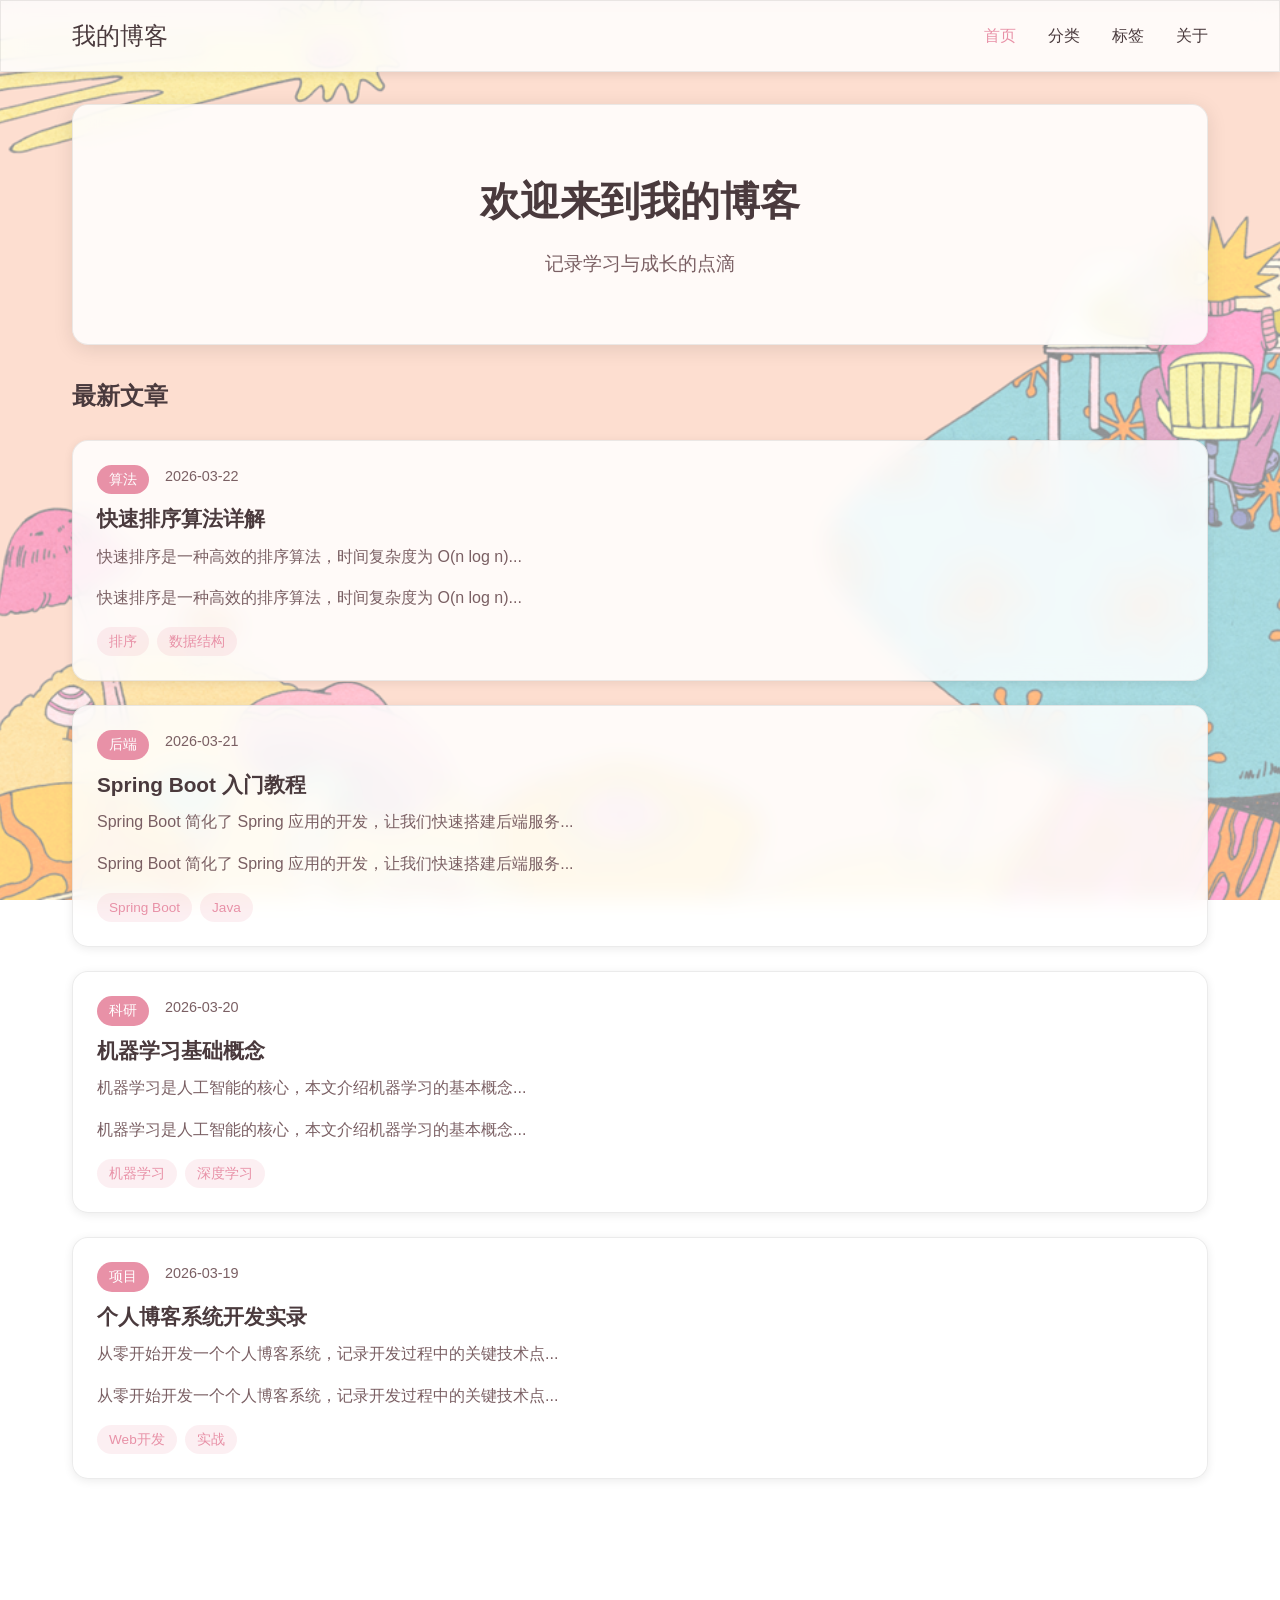
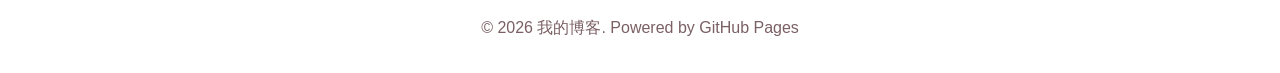
<file: index.html>
<!DOCTYPE html>
<html lang="zh-CN">
<head>
    <meta charset="UTF-8">
    <meta name="viewport" content="width=device-width, initial-scale=1.0">
    <title>我的博客</title>
    <link rel="stylesheet" href="style.css">
</head>
<body>
    <header>
        <nav>
            <div class="logo"><a href="index.html" style="text-decoration: none; color: inherit;">我的博客</a></div>
            <ul>
                <li><a href="index.html" class="active">首页</a></li>
                <li><a href="categories.html">分类</a></li>
                <li><a href="tags.html">标签</a></li>
                <li><a href="about.html">关于</a></li>
            </ul>
        </nav>
    </header>

    <main>
        <section class="hero">
            <h1>欢迎来到我的博客</h1>
            <p>记录学习与成长的点滴</p>
        </section>

        <section class="articles">
            <h2>最新文章</h2>

            <article class="post-card" data-category="算法" data-tags="排序,数据结构">
                <div class="post-meta">
                    <span class="category">算法</span>
                    <span class="date">2026-03-22</span>
                </div>
                <h3><a href="posts/algorithm-01.html">快速排序算法详解</a></h3>
                <p>快速排序是一种高效的排序算法，时间复杂度为 O(n log n)...</p>
                <p>快速排序是一种高效的排序算法，时间复杂度为 O(n log n)...</p>
                <div class="tags">
                    <a href="tags.html#排序">排序</a>
                    <a href="tags.html#数据结构">数据结构</a>
                </div>
            </article>

            <article class="post-card" data-category="后端" data-tags="Spring Boot,Java">
                <div class="post-meta">
                    <span class="category">后端</span>
                    <span class="date">2026-03-21</span>
                </div>
                <h3><a href="posts/backend-01.html">Spring Boot 入门教程</a></h3>
                <p>Spring Boot 简化了 Spring 应用的开发，让我们快速搭建后端服务...</p>
                <p>Spring Boot 简化了 Spring 应用的开发，让我们快速搭建后端服务...</p>
                <div class="tags">
                    <a href="tags.html#Spring Boot">Spring Boot</a>
                    <a href="tags.html#Java">Java</a>
                </div>
            </article>

            <article class="post-card" data-category="科研" data-tags="机器学习,深度学习">
                <div class="post-meta">
                    <span class="category">科研</span>
                    <span class="date">2026-03-20</span>
                </div>
                <h3><a href="posts/research-01.html">机器学习基础概念</a></h3>
                <p>机器学习是人工智能的核心，本文介绍机器学习的基本概念...</p>
                <p>机器学习是人工智能的核心，本文介绍机器学习的基本概念...</p>
                <div class="tags">
                    <a href="tags.html#机器学习">机器学习</a>
                    <a href="tags.html#深度学习">深度学习</a>
                </div>
            </article>

            <article class="post-card" data-category="项目" data-tags="Web开发,实战">
                <div class="post-meta">
                    <span class="category">项目</span>
                    <span class="date">2026-03-19</span>
                </div>
                <h3><a href="posts/project-01.html">个人博客系统开发实录</a></h3>
                <p>从零开始开发一个个人博客系统，记录开发过程中的关键技术点...</p>
                <p>从零开始开发一个个人博客系统，记录开发过程中的关键技术点...</p>
                <div class="tags">
                    <a href="tags.html#Web开发">Web开发</a>
                    <a href="tags.html#实战">实战</a>
                </div>
            </article>
        </section>
    </main>

    <footer>
        <p>&copy; 2026 我的博客. Powered by GitHub Pages</p>
    </footer>
</body>
</html>
</file>
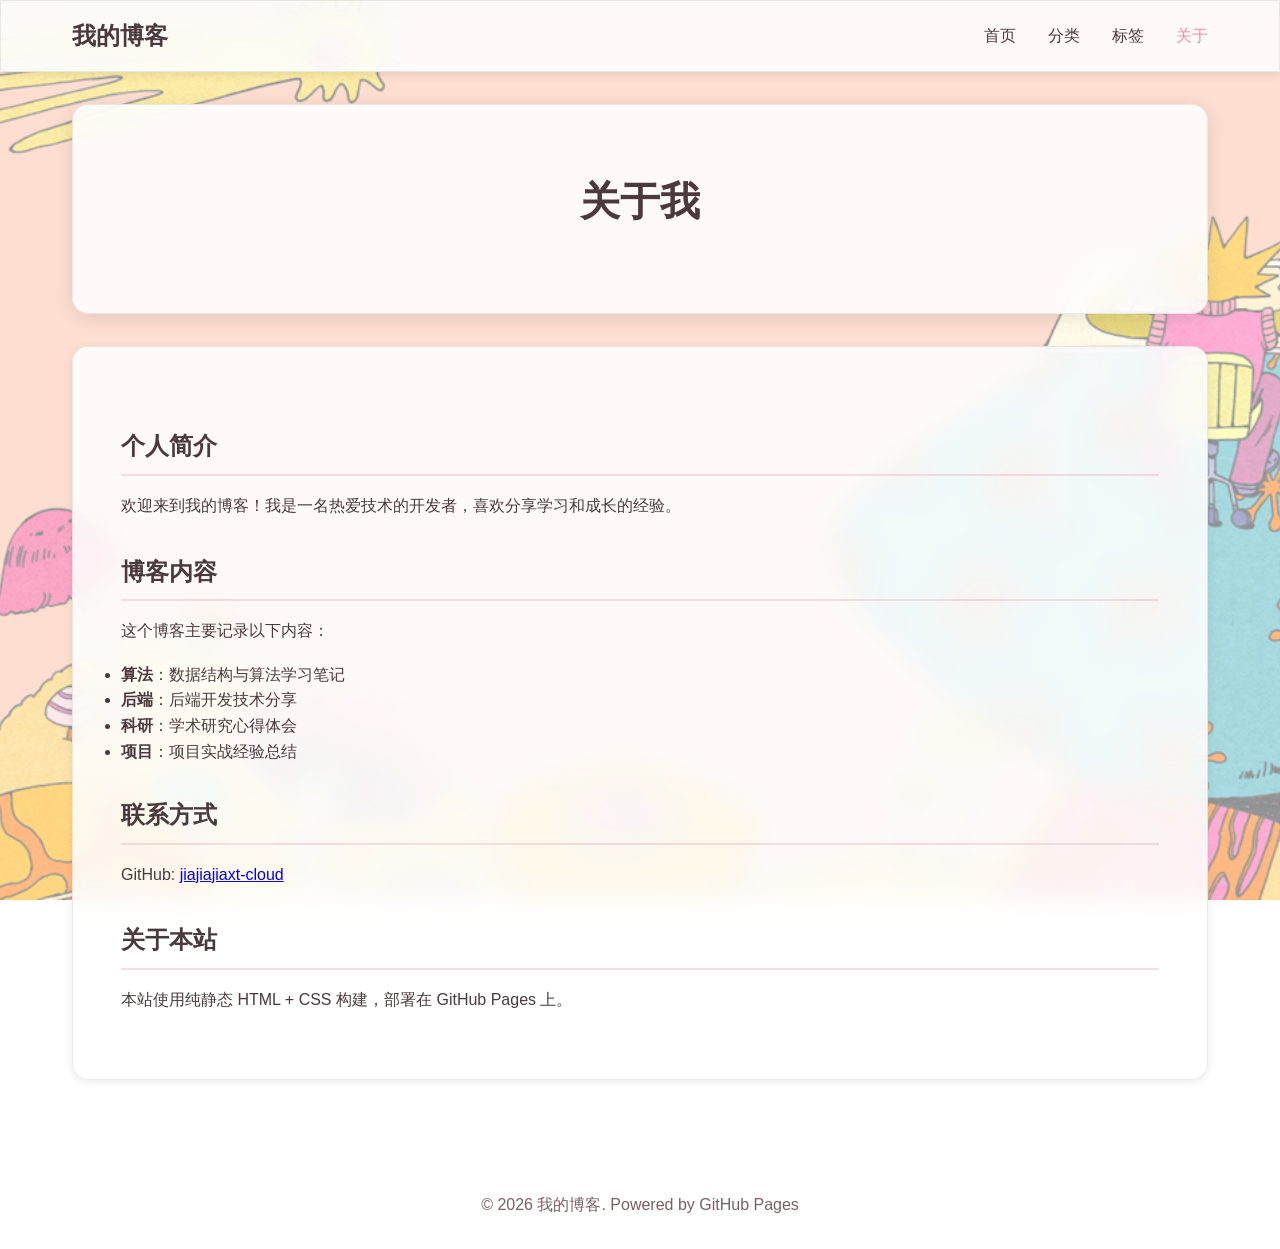
<file: about.html>
<!DOCTYPE html>
<html lang="zh-CN">
<head>
    <meta charset="UTF-8">
    <meta name="viewport" content="width=device-width, initial-scale=1.0">
    <title>关于 - 我的博客</title>
    <link rel="stylesheet" href="style.css">
</head>
<body>
    <header>
        <nav>
            <div class="logo">我的博客</div>
            <ul>
                <li><a href="index.html">首页</a></li>
                <li><a href="categories.html">分类</a></li>
                <li><a href="tags.html">标签</a></li>
                <li><a href="about.html" class="active">关于</a></li>
            </ul>
        </nav>
    </header>

    <main>
        <section class="hero">
            <h1>关于我</h1>
        </section>

        <section class="post-content">
            <h2>个人简介</h2>
            <p>欢迎来到我的博客！我是一名热爱技术的开发者，喜欢分享学习和成长的经验。</p>

            <h2>博客内容</h2>
            <p>这个博客主要记录以下内容：</p>
            <ul>
                <li><strong>算法</strong>：数据结构与算法学习笔记</li>
                <li><strong>后端</strong>：后端开发技术分享</li>
                <li><strong>科研</strong>：学术研究心得体会</li>
                <li><strong>项目</strong>：项目实战经验总结</li>
            </ul>

            <h2>联系方式</h2>
            <p>GitHub: <a href="https://github.com/jiajiajiaxt-cloud" target="_blank">jiajiajiaxt-cloud</a></p>

            <h2>关于本站</h2>
            <p>本站使用纯静态 HTML + CSS 构建，部署在 GitHub Pages 上。</p>
        </section>
    </main>

    <footer>
        <p>&copy; 2026 我的博客. Powered by GitHub Pages</p>
    </footer>
</body>
</html>
</file>
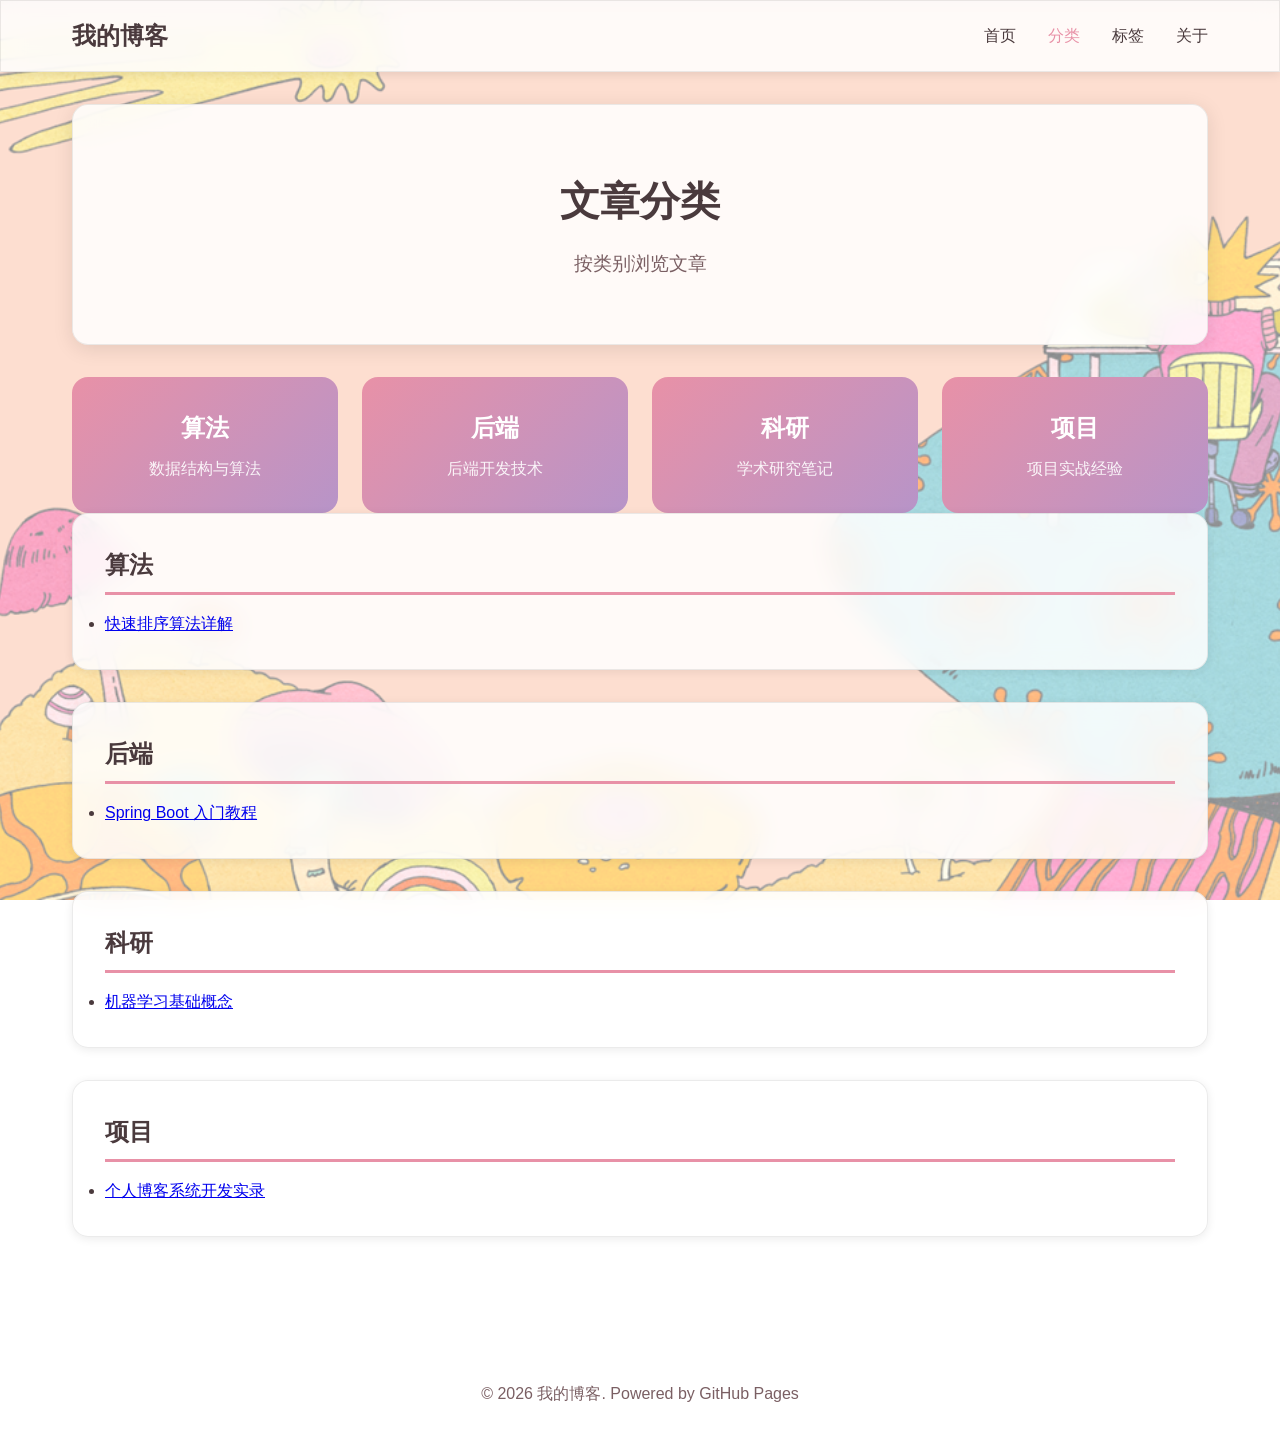
<file: categories.html>
<!DOCTYPE html>
<html lang="zh-CN">
<head>
    <meta charset="UTF-8">
    <meta name="viewport" content="width=device-width, initial-scale=1.0">
    <title>分类 - 我的博客</title>
    <link rel="stylesheet" href="style.css">
</head>
<body>
    <header>
        <nav>
            <div class="logo">我的博客</div>
            <ul>
                <li><a href="index.html">首页</a></li>
                <li><a href="categories.html" class="active">分类</a></li>
                <li><a href="tags.html">标签</a></li>
                <li><a href="about.html">关于</a></li>
            </ul>
        </nav>
    </header>

    <main>
        <section class="hero">
            <h1>文章分类</h1>
            <p>按类别浏览文章</p>
        </section>

        <section class="category-grid">
            <a href="categories/algorithm.html" class="category-card">
                <h3>算法</h3>
                <p>数据结构与算法</p>
            </a>
            <a href="categories/backend.html" class="category-card">
                <h3>后端</h3>
                <p>后端开发技术</p>
            </a>
            <a href="categories/research.html" class="category-card">
                <h3>科研</h3>
                <p>学术研究笔记</p>
            </a>
            <a href="categories/project.html" class="category-card">
                <h3>项目</h3>
                <p>项目实战经验</p>
            </a>
        </section>

        <section class="category-section">
            <h2>算法</h2>
            <ul>
                <li><a href="posts/algorithm-01.html">快速排序算法详解</a></li>
            </ul>
        </section>

        <section class="category-section">
            <h2>后端</h2>
            <ul>
                <li><a href="posts/backend-01.html">Spring Boot 入门教程</a></li>
            </ul>
        </section>

        <section class="category-section">
            <h2>科研</h2>
            <ul>
                <li><a href="posts/research-01.html">机器学习基础概念</a></li>
            </ul>
        </section>

        <section class="category-section">
            <h2>项目</h2>
            <ul>
                <li><a href="posts/project-01.html">个人博客系统开发实录</a></li>
            </ul>
        </section>
    </main>

    <footer>
        <p>&copy; 2026 我的博客. Powered by GitHub Pages</p>
    </footer>
</body>
</html>
</file>
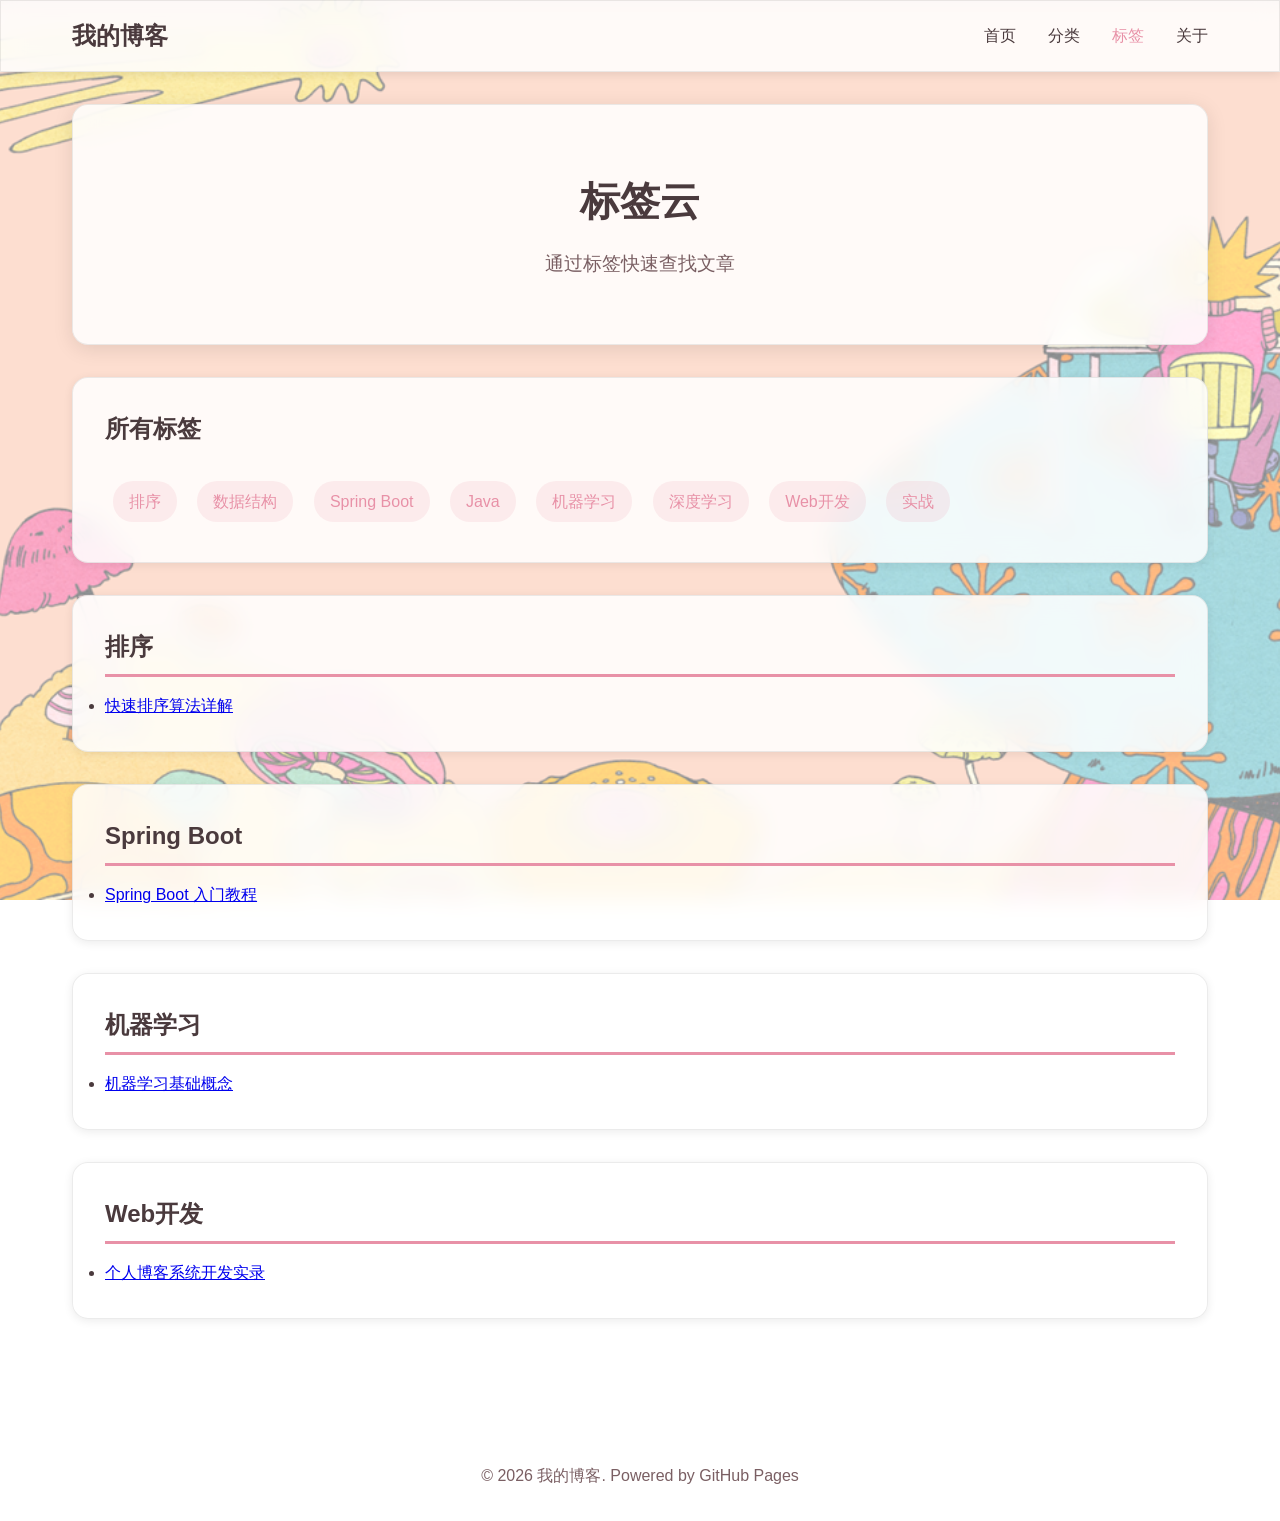
<file: tags.html>
<!DOCTYPE html>
<html lang="zh-CN">
<head>
    <meta charset="UTF-8">
    <meta name="viewport" content="width=device-width, initial-scale=1.0">
    <title>标签 - 我的博客</title>
    <link rel="stylesheet" href="style.css">
</head>
<body>
    <header>
        <nav>
            <div class="logo">我的博客</div>
            <ul>
                <li><a href="index.html">首页</a></li>
                <li><a href="categories.html">分类</a></li>
                <li><a href="tags.html" class="active">标签</a></li>
                <li><a href="about.html">关于</a></li>
            </ul>
        </nav>
    </header>

    <main>
        <section class="hero">
            <h1>标签云</h1>
            <p>通过标签快速查找文章</p>
        </section>

        <section class="tag-cloud">
            <h2>所有标签</h2>
            <a href="#排序" class="tag-item">排序</a>
            <a href="#数据结构" class="tag-item">数据结构</a>
            <a href="#Spring Boot" class="tag-item">Spring Boot</a>
            <a href="#Java" class="tag-item">Java</a>
            <a href="#机器学习" class="tag-item">机器学习</a>
            <a href="#深度学习" class="tag-item">深度学习</a>
            <a href="#Web开发" class="tag-item">Web开发</a>
            <a href="#实战" class="tag-item">实战</a>
        </section>

        <section class="category-section">
            <h2 id="排序">排序</h2>
            <ul>
                <li><a href="posts/algorithm-01.html">快速排序算法详解</a></li>
            </ul>
        </section>

        <section class="category-section">
            <h2 id="Spring Boot">Spring Boot</h2>
            <ul>
                <li><a href="posts/backend-01.html">Spring Boot 入门教程</a></li>
            </ul>
        </section>

        <section class="category-section">
            <h2 id="机器学习">机器学习</h2>
            <ul>
                <li><a href="posts/research-01.html">机器学习基础概念</a></li>
            </ul>
        </section>

        <section class="category-section">
            <h2 id="Web开发">Web开发</h2>
            <ul>
                <li><a href="posts/project-01.html">个人博客系统开发实录</a></li>
            </ul>
        </section>
    </main>

    <footer>
        <p>&copy; 2026 我的博客. Powered by GitHub Pages</p>
    </footer>
</body>
</html>
</file>
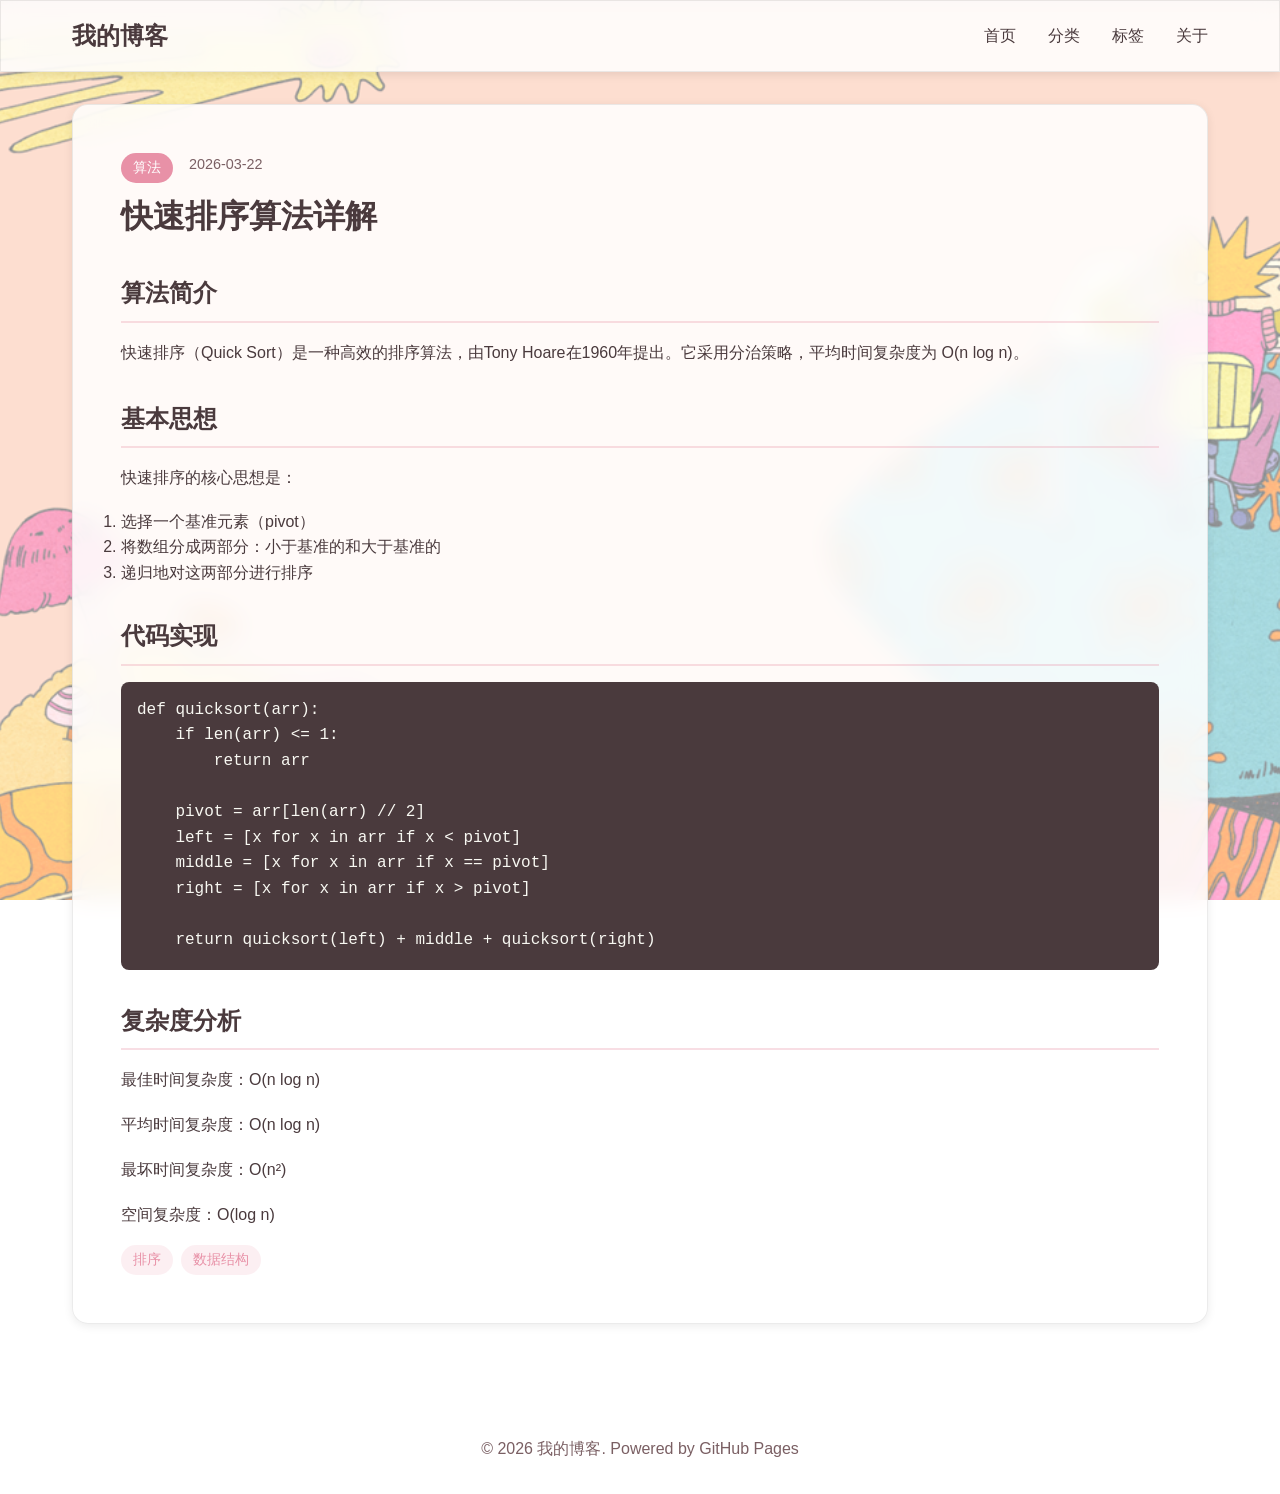
<file: posts/algorithm-01.html>
<!DOCTYPE html>
<html lang="zh-CN">
<head>
    <meta charset="UTF-8">
    <meta name="viewport" content="width=device-width, initial-scale=1.0">
    <title>快速排序算法详解 - 我的博客</title>
    <link rel="stylesheet" href="../style.css">
</head>
<body>
    <header>
        <nav>
            <div class="logo">我的博客</div>
            <ul>
                <li><a href="../index.html">首页</a></li>
                <li><a href="../categories.html">分类</a></li>
                <li><a href="../tags.html">标签</a></li>
                <li><a href="../about.html">关于</a></li>
            </ul>
        </nav>
    </header>

    <main>
        <article class="post-content">
            <div class="post-meta">
                <span class="category">算法</span>
                <span class="date">2026-03-22</span>
            </div>

            <h1>快速排序算法详解</h1>

            <h2>算法简介</h2>
            <p>快速排序（Quick Sort）是一种高效的排序算法，由Tony Hoare在1960年提出。它采用分治策略，平均时间复杂度为 O(n log n)。</p>

            <h2>基本思想</h2>
            <p>快速排序的核心思想是：</p>
            <ol>
                <li>选择一个基准元素（pivot）</li>
                <li>将数组分成两部分：小于基准的和大于基准的</li>
                <li>递归地对这两部分进行排序</li>
            </ol>

            <h2>代码实现</h2>
            <pre><code>def quicksort(arr):
    if len(arr) <= 1:
        return arr

    pivot = arr[len(arr) // 2]
    left = [x for x in arr if x < pivot]
    middle = [x for x in arr if x == pivot]
    right = [x for x in arr if x > pivot]

    return quicksort(left) + middle + quicksort(right)</code></pre>

            <h2>复杂度分析</h2>
            <p>最佳时间复杂度：O(n log n)</p>
            <p>平均时间复杂度：O(n log n)</p>
            <p>最坏时间复杂度：O(n²)</p>
            <p>空间复杂度：O(log n)</p>

            <div class="tags">
                <a href="../tags.html#排序">排序</a>
                <a href="../tags.html#数据结构">数据结构</a>
            </div>
        </article>
    </main>

    <footer>
        <p>&copy; 2026 我的博客. Powered by GitHub Pages</p>
    </footer>
</body>
</html>
</file>
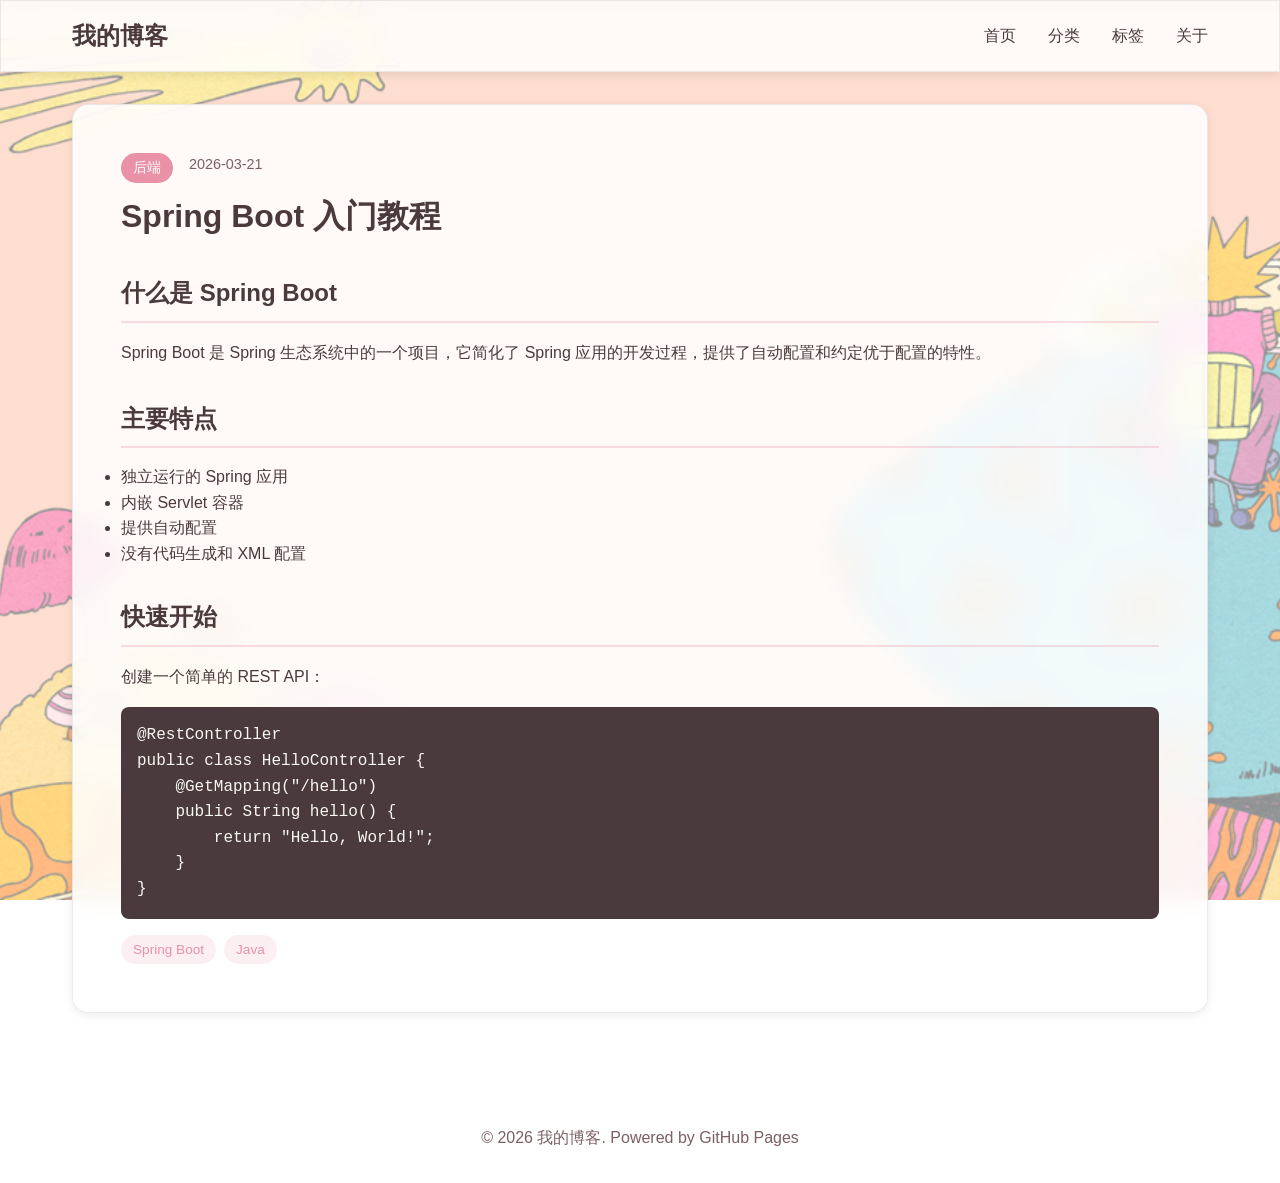
<file: posts/backend-01.html>
<!DOCTYPE html>
<html lang="zh-CN">
<head>
    <meta charset="UTF-8">
    <meta name="viewport" content="width=device-width, initial-scale=1.0">
    <title>Spring Boot 入门教程 - 我的博客</title>
    <link rel="stylesheet" href="../style.css">
</head>
<body>
    <header>
        <nav>
            <div class="logo">我的博客</div>
            <ul>
                <li><a href="../index.html">首页</a></li>
                <li><a href="../categories.html">分类</a></li>
                <li><a href="../tags.html">标签</a></li>
                <li><a href="../about.html">关于</a></li>
            </ul>
        </nav>
    </header>

    <main>
        <article class="post-content">
            <div class="post-meta">
                <span class="category">后端</span>
                <span class="date">2026-03-21</span>
            </div>

            <h1>Spring Boot 入门教程</h1>

            <h2>什么是 Spring Boot</h2>
            <p>Spring Boot 是 Spring 生态系统中的一个项目，它简化了 Spring 应用的开发过程，提供了自动配置和约定优于配置的特性。</p>

            <h2>主要特点</h2>
            <ul>
                <li>独立运行的 Spring 应用</li>
                <li>内嵌 Servlet 容器</li>
                <li>提供自动配置</li>
                <li>没有代码生成和 XML 配置</li>
            </ul>

            <h2>快速开始</h2>
            <p>创建一个简单的 REST API：</p>
            <pre><code>@RestController
public class HelloController {
    @GetMapping("/hello")
    public String hello() {
        return "Hello, World!";
    }
}</code></pre>

            <div class="tags">
                <a href="../tags.html#Spring Boot">Spring Boot</a>
                <a href="../tags.html#Java">Java</a>
            </div>
        </article>
    </main>

    <footer>
        <p>&copy; 2026 我的博客. Powered by GitHub Pages</p>
    </footer>
</body>
</html>
</file>
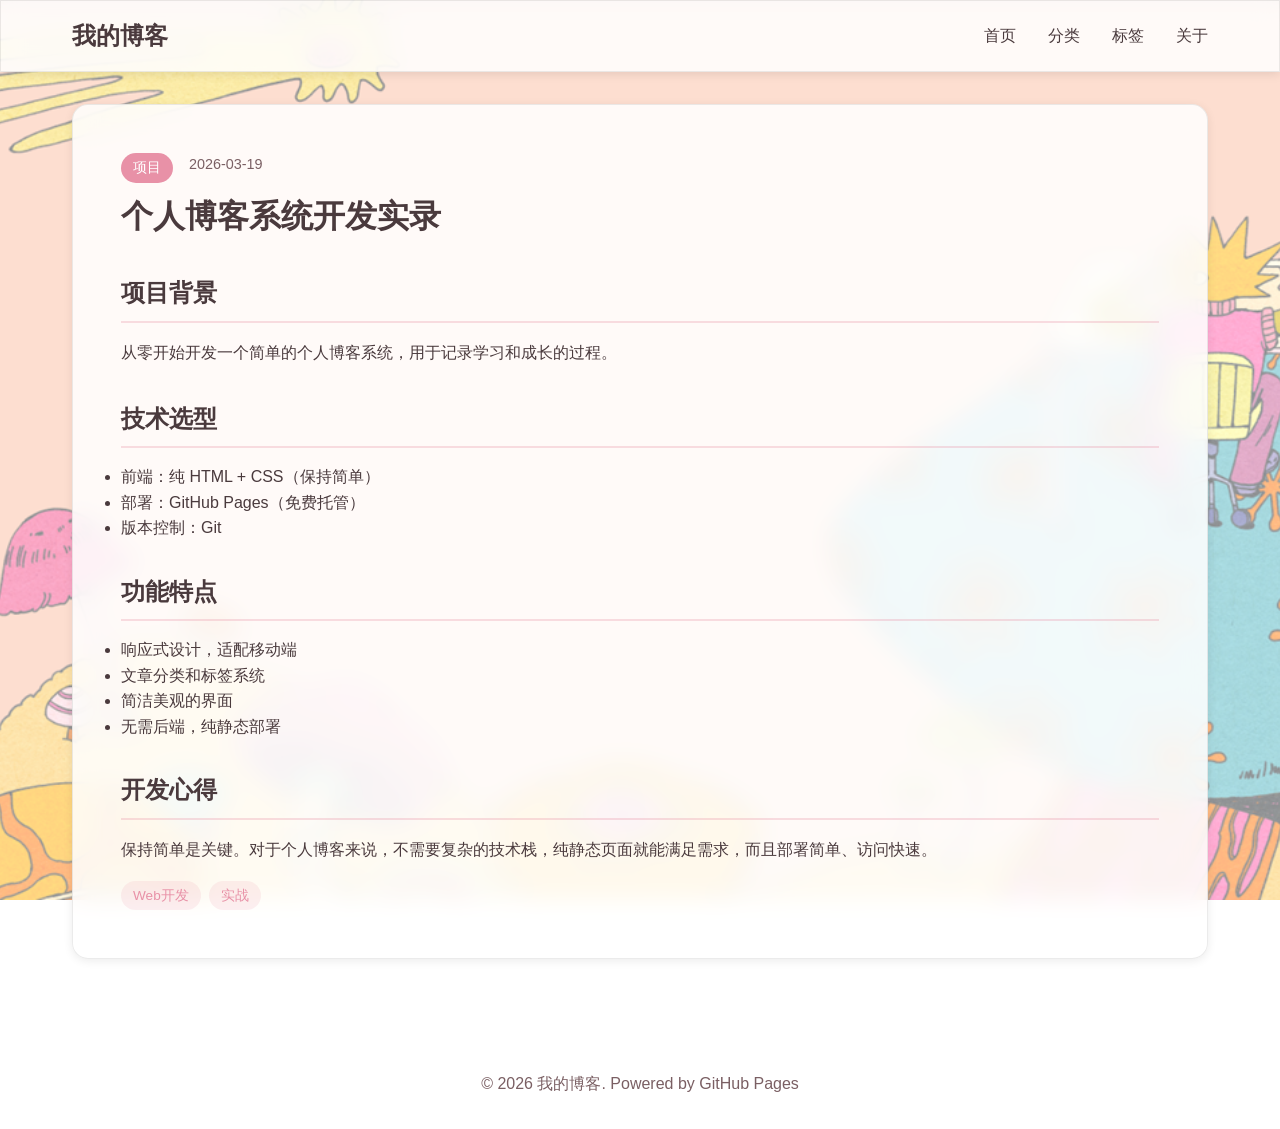
<file: posts/project-01.html>
<!DOCTYPE html>
<html lang="zh-CN">
<head>
    <meta charset="UTF-8">
    <meta name="viewport" content="width=device-width, initial-scale=1.0">
    <title>个人博客系统开发实录 - 我的博客</title>
    <link rel="stylesheet" href="../style.css">
</head>
<body>
    <header>
        <nav>
            <div class="logo">我的博客</div>
            <ul>
                <li><a href="../index.html">首页</a></li>
                <li><a href="../categories.html">分类</a></li>
                <li><a href="../tags.html">标签</a></li>
                <li><a href="../about.html">关于</a></li>
            </ul>
        </nav>
    </header>

    <main>
        <article class="post-content">
            <div class="post-meta">
                <span class="category">项目</span>
                <span class="date">2026-03-19</span>
            </div>

            <h1>个人博客系统开发实录</h1>

            <h2>项目背景</h2>
            <p>从零开始开发一个简单的个人博客系统，用于记录学习和成长的过程。</p>

            <h2>技术选型</h2>
            <ul>
                <li>前端：纯 HTML + CSS（保持简单）</li>
                <li>部署：GitHub Pages（免费托管）</li>
                <li>版本控制：Git</li>
            </ul>

            <h2>功能特点</h2>
            <ul>
                <li>响应式设计，适配移动端</li>
                <li>文章分类和标签系统</li>
                <li>简洁美观的界面</li>
                <li>无需后端，纯静态部署</li>
            </ul>

            <h2>开发心得</h2>
            <p>保持简单是关键。对于个人博客来说，不需要复杂的技术栈，纯静态页面就能满足需求，而且部署简单、访问快速。</p>

            <div class="tags">
                <a href="../tags.html#Web开发">Web开发</a>
                <a href="../tags.html#实战">实战</a>
            </div>
        </article>
    </main>

    <footer>
        <p>&copy; 2026 我的博客. Powered by GitHub Pages</p>
    </footer>
</body>
</html>
</file>
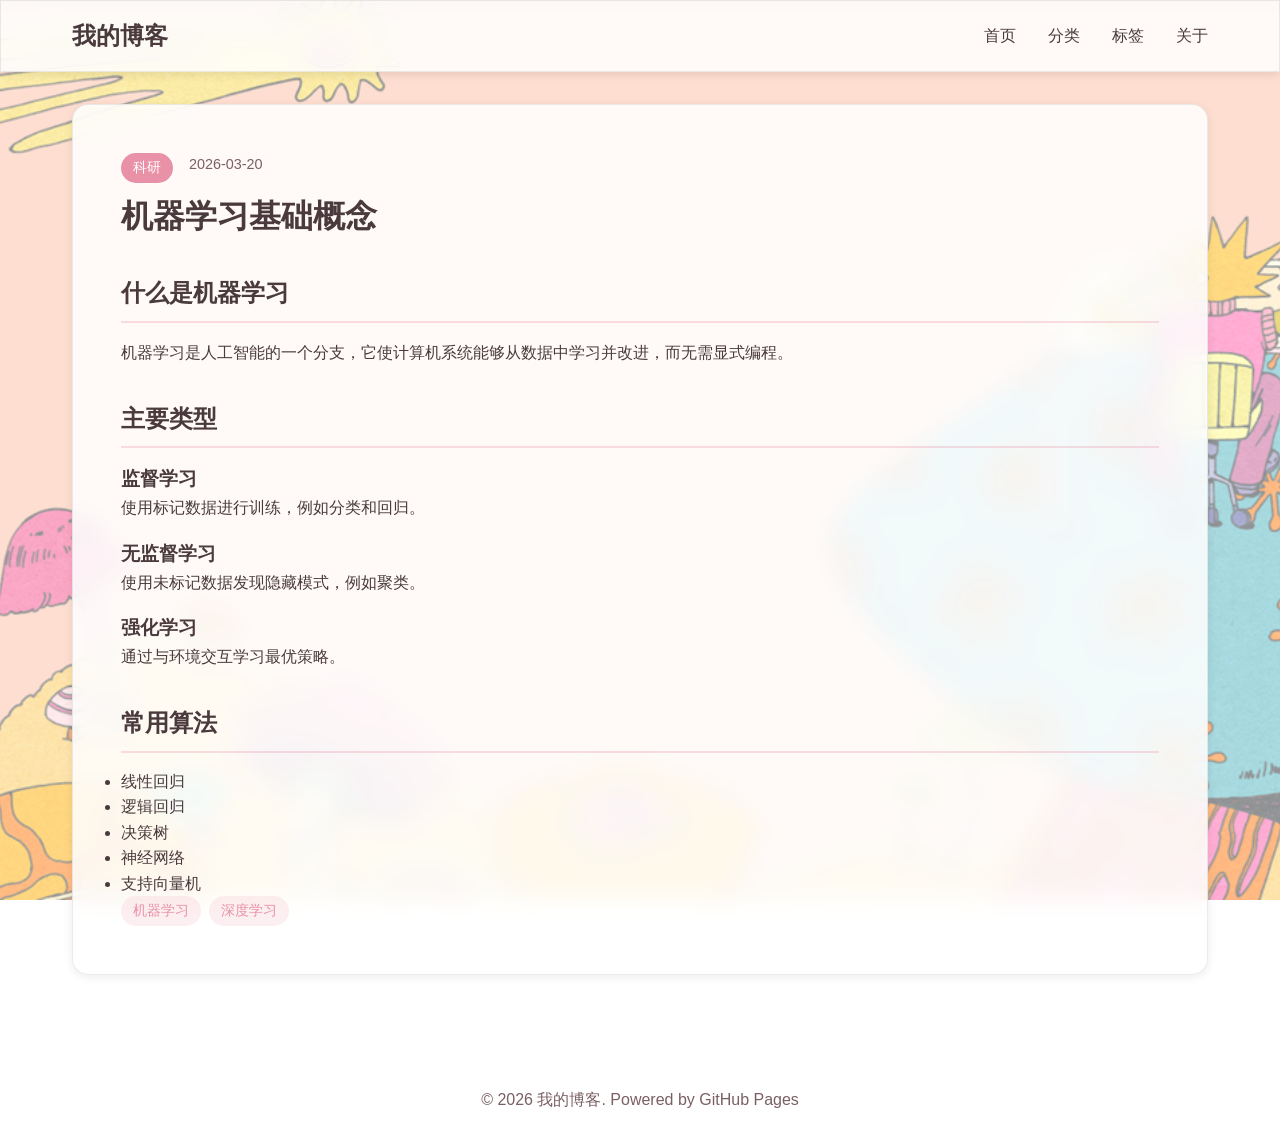
<file: posts/research-01.html>
<!DOCTYPE html>
<html lang="zh-CN">
<head>
    <meta charset="UTF-8">
    <meta name="viewport" content="width=device-width, initial-scale=1.0">
    <title>机器学习基础概念 - 我的博客</title>
    <link rel="stylesheet" href="../style.css">
</head>
<body>
    <header>
        <nav>
            <div class="logo">我的博客</div>
            <ul>
                <li><a href="../index.html">首页</a></li>
                <li><a href="../categories.html">分类</a></li>
                <li><a href="../tags.html">标签</a></li>
                <li><a href="../about.html">关于</a></li>
            </ul>
        </nav>
    </header>

    <main>
        <article class="post-content">
            <div class="post-meta">
                <span class="category">科研</span>
                <span class="date">2026-03-20</span>
            </div>

            <h1>机器学习基础概念</h1>

            <h2>什么是机器学习</h2>
            <p>机器学习是人工智能的一个分支，它使计算机系统能够从数据中学习并改进，而无需显式编程。</p>

            <h2>主要类型</h2>
            <h3>监督学习</h3>
            <p>使用标记数据进行训练，例如分类和回归。</p>

            <h3>无监督学习</h3>
            <p>使用未标记数据发现隐藏模式，例如聚类。</p>

            <h3>强化学习</h3>
            <p>通过与环境交互学习最优策略。</p>

            <h2>常用算法</h2>
            <ul>
                <li>线性回归</li>
                <li>逻辑回归</li>
                <li>决策树</li>
                <li>神经网络</li>
                <li>支持向量机</li>
            </ul>

            <div class="tags">
                <a href="../tags.html#机器学习">机器学习</a>
                <a href="../tags.html#深度学习">深度学习</a>
            </div>
        </article>
    </main>

    <footer>
        <p>&copy; 2026 我的博客. Powered by GitHub Pages</p>
    </footer>
</body>
</html>
</file>
<file: style.css>
/* 全局样式 */
* {
 margin: 0;
 padding: 0;
 box-sizing: border-box;
}

:root {
 /* 主文字（保证可读性） */
 --text-primary: #4A3A3D;
 --text-secondary: #7A5F63;

 /* 主强调色（粉色） */
 --accent-color: #E891A7;

 /* 次强调色（淡紫色） */
 --accent-secondary: #B794C8;

 /* 卡片背景（关键！） */
 --card-bg: rgba(255, 255, 255, 0.85);

 /* 边框/分割线 */
 --border-color: rgba(0, 0, 0, 0.08);
}

body {
 font-family: "Segoe UI", "Helvetica Neue", Arial, sans-serif;
 line-height: 1.6;
 color: var(--text-primary);
 margin: 0;
 padding: 0;
 /* 背景图 */
 background: url('./yellow.png') no-repeat center center fixed;
 background-size: cover;
 min-height: 100vh;
 position: relative;
}

/* 柔化背景（核心） */
body::before {
 content: "";
 position: fixed;
 inset: 0;
 background: rgba(255, 255, 255, 0.5); /* 50%透明度 */
 z-index: -1;
}

/* 导航栏 */
header {
 background: var(--card-bg);
 backdrop-filter: blur(12px);
 border: 1px solid var(--border-color);
 box-shadow: 0 2px 10px rgba(0,0,0,0.1);
 position: sticky;
 top: 0;
 z-index: 100;
}

nav {
 max-width: 1200px;
 margin: 0 auto;
 padding: 1rem 2rem;
 display: flex;
 justify-content: space-between;
 align-items: center;
}

.logo {
 font-size: 1.5rem;
 font-weight: 600;
 color: #4A3A3D;
}

nav ul {
 display: flex;
 list-style: none;
 gap: 2rem;
}

nav a {
 text-decoration: none;
 color: var(--text-primary);
 font-weight: 500;
 transition: color 0.3s;
}

nav a:hover, nav a.active {
 color: var(--accent-color);
}

/* 主要内容 */
main {
 max-width: 1200px;
 margin: 0 auto;
 padding: 2rem;
}

/* Hero 区域 */
.hero {
 background: var(--card-bg);
 backdrop-filter: blur(12px);
 border: 1px solid var(--border-color);
 padding: 4rem 2rem;
 text-align: center;
 border-radius: 16px;
 margin-bottom: 2rem;
 box-shadow: 0 4px 20px rgba(0,0,0,0.1);
}

.hero h1 {
 font-size: 2.5rem;
 color: #4A3A3D;
 font-weight: 600;
 margin-bottom: 1rem;
}

.hero p {
 font-size: 1.2rem;
 color: var(--text-secondary);
}

/* 文章卡片 */
.articles h2 {
 margin-bottom: 1.5rem;
 color: #4A3A3D;
 font-weight: 600;
}

.post-card {
 background: var(--card-bg);
 backdrop-filter: blur(12px);
 border: 1px solid var(--border-color);
 padding: 1.5rem;
 margin-bottom: 1.5rem;
 border-radius: 16px;
 box-shadow: 0 2px 10px rgba(0,0,0,0.08);
 transition: transform 0.3s, box-shadow 0.3s;
}

.post-card:hover {
 transform: translateY(-5px);
 box-shadow: 0 10px 30px rgba(0,0,0,0.15);
}

.post-meta {
 display: flex;
 gap: 1rem;
 margin-bottom: 0.5rem;
 font-size: 0.9rem;
}

.category {
 background: var(--accent-color);
 color: white;
 padding: 0.25rem 0.75rem;
 border-radius: 15px;
 font-size: 0.85rem;
}

.date {
 color: var(--text-secondary);
}

.post-card h3 {
 margin-bottom: 0.5rem;
}

.post-card h3 a {
 color: #4A3A3D;
 text-decoration: none;
 font-size: 1.3rem;
 font-weight: 600;
 transition: color 0.3s;
}

.post-card h3 a:hover {
 color: var(--accent-color);
}

.post-card p {
 color: var(--text-secondary);
 margin-bottom: 1rem;
}

.tags {
 display: flex;
 gap: 0.5rem;
 flex-wrap: wrap;
}

.tags a {
 background: rgba(232, 145, 167, 0.15);
 color: var(--accent-color);
 padding: 0.25rem 0.75rem;
 border-radius: 15px;
 font-size: 0.85rem;
 text-decoration: none;
 transition: all 0.3s;
}

.tags a:hover {
 background: var(--accent-color);
 color: white;
}

/* 分类页面 */
.category-section {
 background: var(--card-bg);
 backdrop-filter: blur(12px);
 border: 1px solid var(--border-color);
 padding: 2rem;
 margin-bottom: 2rem;
 border-radius: 16px;
 box-shadow: 0 2px 10px rgba(0,0,0,0.08);
}

.category-section h2 {
 color: #4A3A3D;
 font-weight: 600;
 margin-bottom: 1rem;
 padding-bottom: 0.5rem;
 border-bottom: 3px solid var(--accent-color);
}

.category-grid {
 display: grid;
 grid-template-columns: repeat(auto-fill, minmax(250px, 1fr));
 gap: 1.5rem;
 margin-top: 1.5rem;
}

.category-card {
 background: linear-gradient(135deg, var(--accent-color) 0%, var(--accent-secondary) 100%);
 padding: 2rem;
 border-radius: 16px;
 text-align: center;
 color: white;
 text-decoration: none;
 transition: transform 0.3s;
}

.category-card:hover {
 transform: scale(1.05);
}

.category-card h3 {
 font-size: 1.5rem;
 font-weight: 600;
 margin-bottom: 0.5rem;
}

.category-card p {
 opacity: 0.9;
}

/* 标签页面 */
.tag-cloud {
 background: var(--card-bg);
 backdrop-filter: blur(12px);
 border: 1px solid var(--border-color);
 padding: 2rem;
 border-radius: 16px;
 box-shadow: 0 2px 10px rgba(0,0,0,0.08);
 margin-bottom: 2rem;
}

.tag-cloud h2 {
 color: #4A3A3D;
 font-weight: 600;
 margin-bottom: 1.5rem;
}

.tag-item {
 display: inline-block;
 background: rgba(232, 145, 167, 0.15);
 color: var(--accent-color);
 padding: 0.5rem 1rem;
 margin: 0.5rem;
 border-radius: 20px;
 text-decoration: none;
 transition: all 0.3s;
}

.tag-item:hover {
 background: var(--accent-color);
 color: white;
 transform: scale(1.1);
}

/* 文章详情页 */
.post-content {
 background: var(--card-bg);
 backdrop-filter: blur(12px);
 border: 1px solid var(--border-color);
 padding: 3rem;
 border-radius: 16px;
 box-shadow: 0 2px 10px rgba(0,0,0,0.08);
}

.post-content h1 {
 color: #4A3A3D;
 font-weight: 600;
 margin-bottom: 1rem;
 font-size: 2rem;
}

.post-content h2 {
 color: #4A3A3D;
 font-weight: 600;
 margin: 2rem 0 1rem 0;
 padding-bottom: 0.5rem;
 border-bottom: 2px solid rgba(232, 145, 167, 0.3);
}

.post-content p {
 margin-bottom: 1rem;
 line-height: 1.8;
 color: var(--text-primary);
}

.post-content pre {
 background: #4A3A3D;
 color: #f8f8f2;
 padding: 1rem;
 border-radius: 8px;
 overflow-x: auto;
 margin: 1rem 0;
}

.post-content code {
 background: rgba(232, 145, 167, 0.15);
 padding: 0.2rem 0.4rem;
 border-radius: 3px;
 font-family: 'Courier New', monospace;
}

.post-content pre code {
 background: transparent;
 padding: 0;
}

/* 页脚 */
footer {
 text-align: center;
 padding: 2rem;
 color: var(--text-secondary);
 margin-top: 3rem;
}

/* 响应式设计 */
@media (max-width: 768px) {
 nav ul {
  gap: 1rem;
 }

 .hero h1 {
  font-size: 2rem;
 }

 .post-card {
  padding: 1rem;
 }
}
</file>
